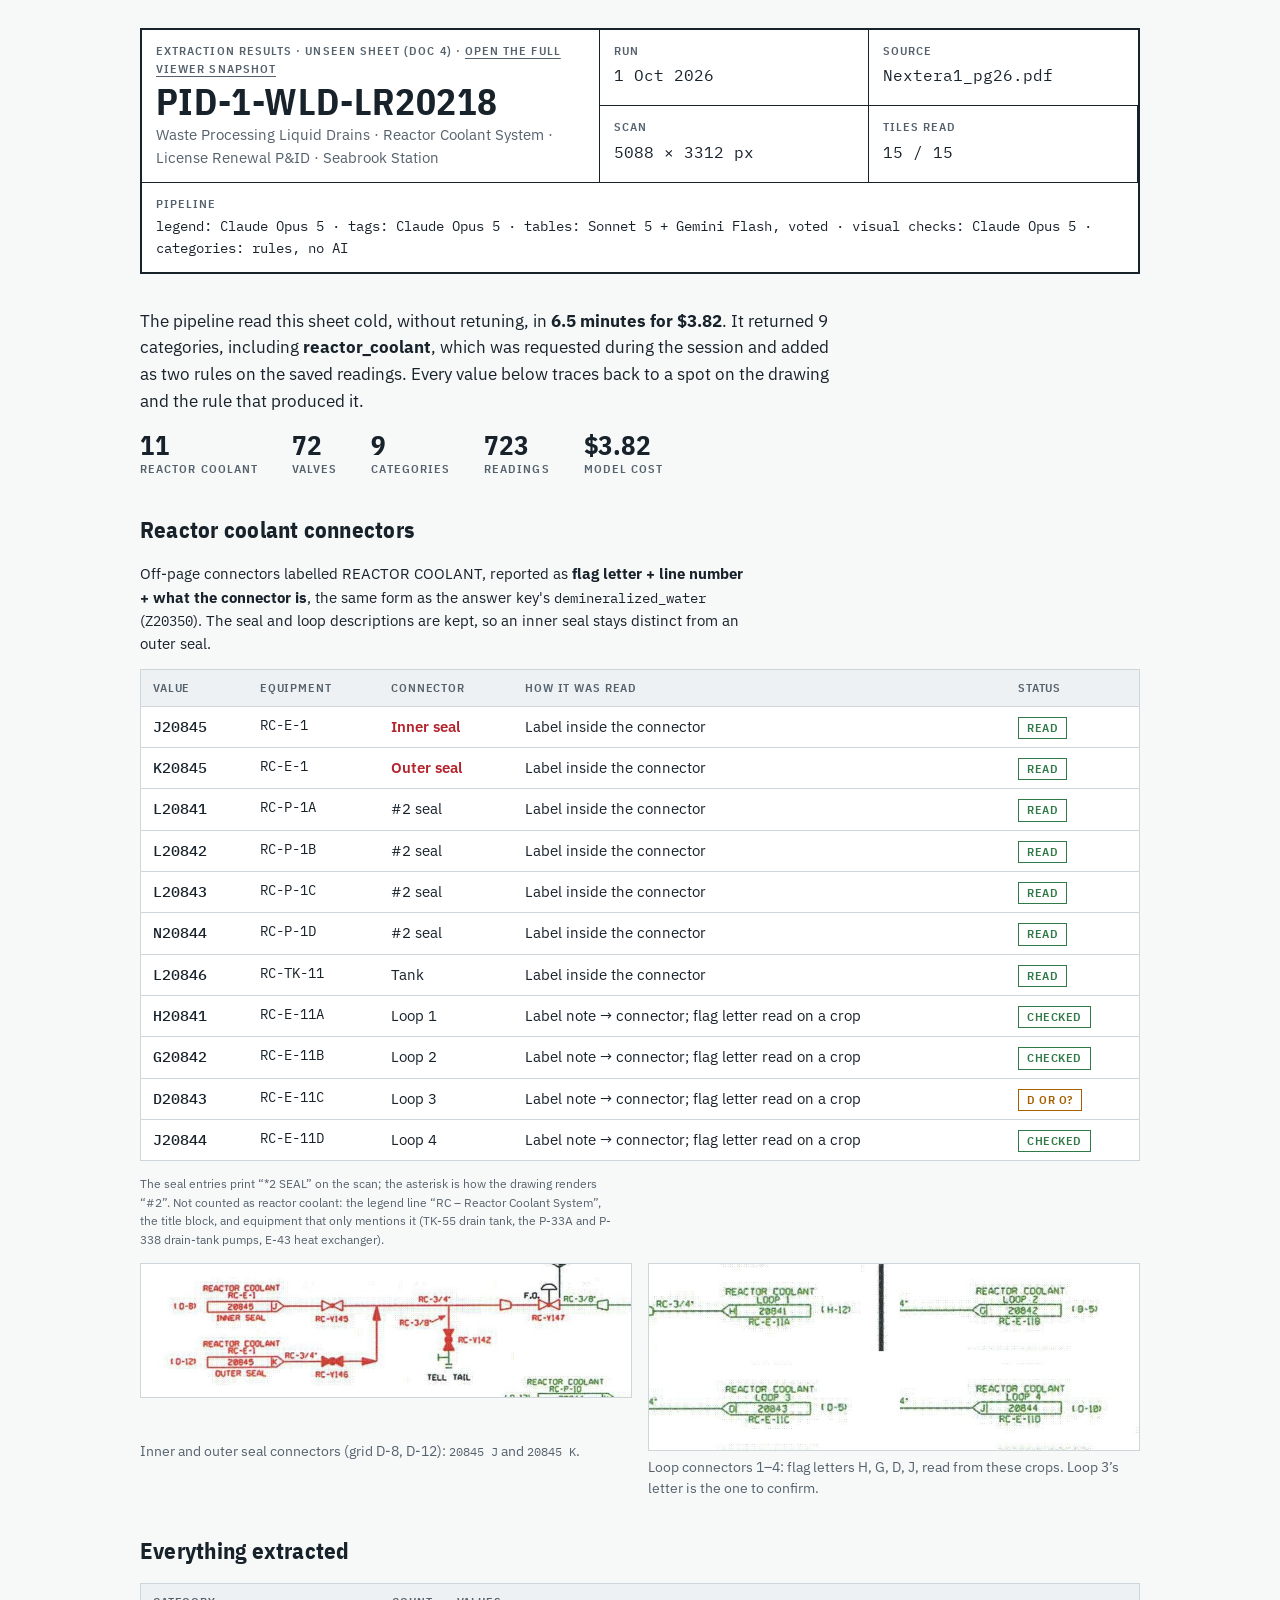
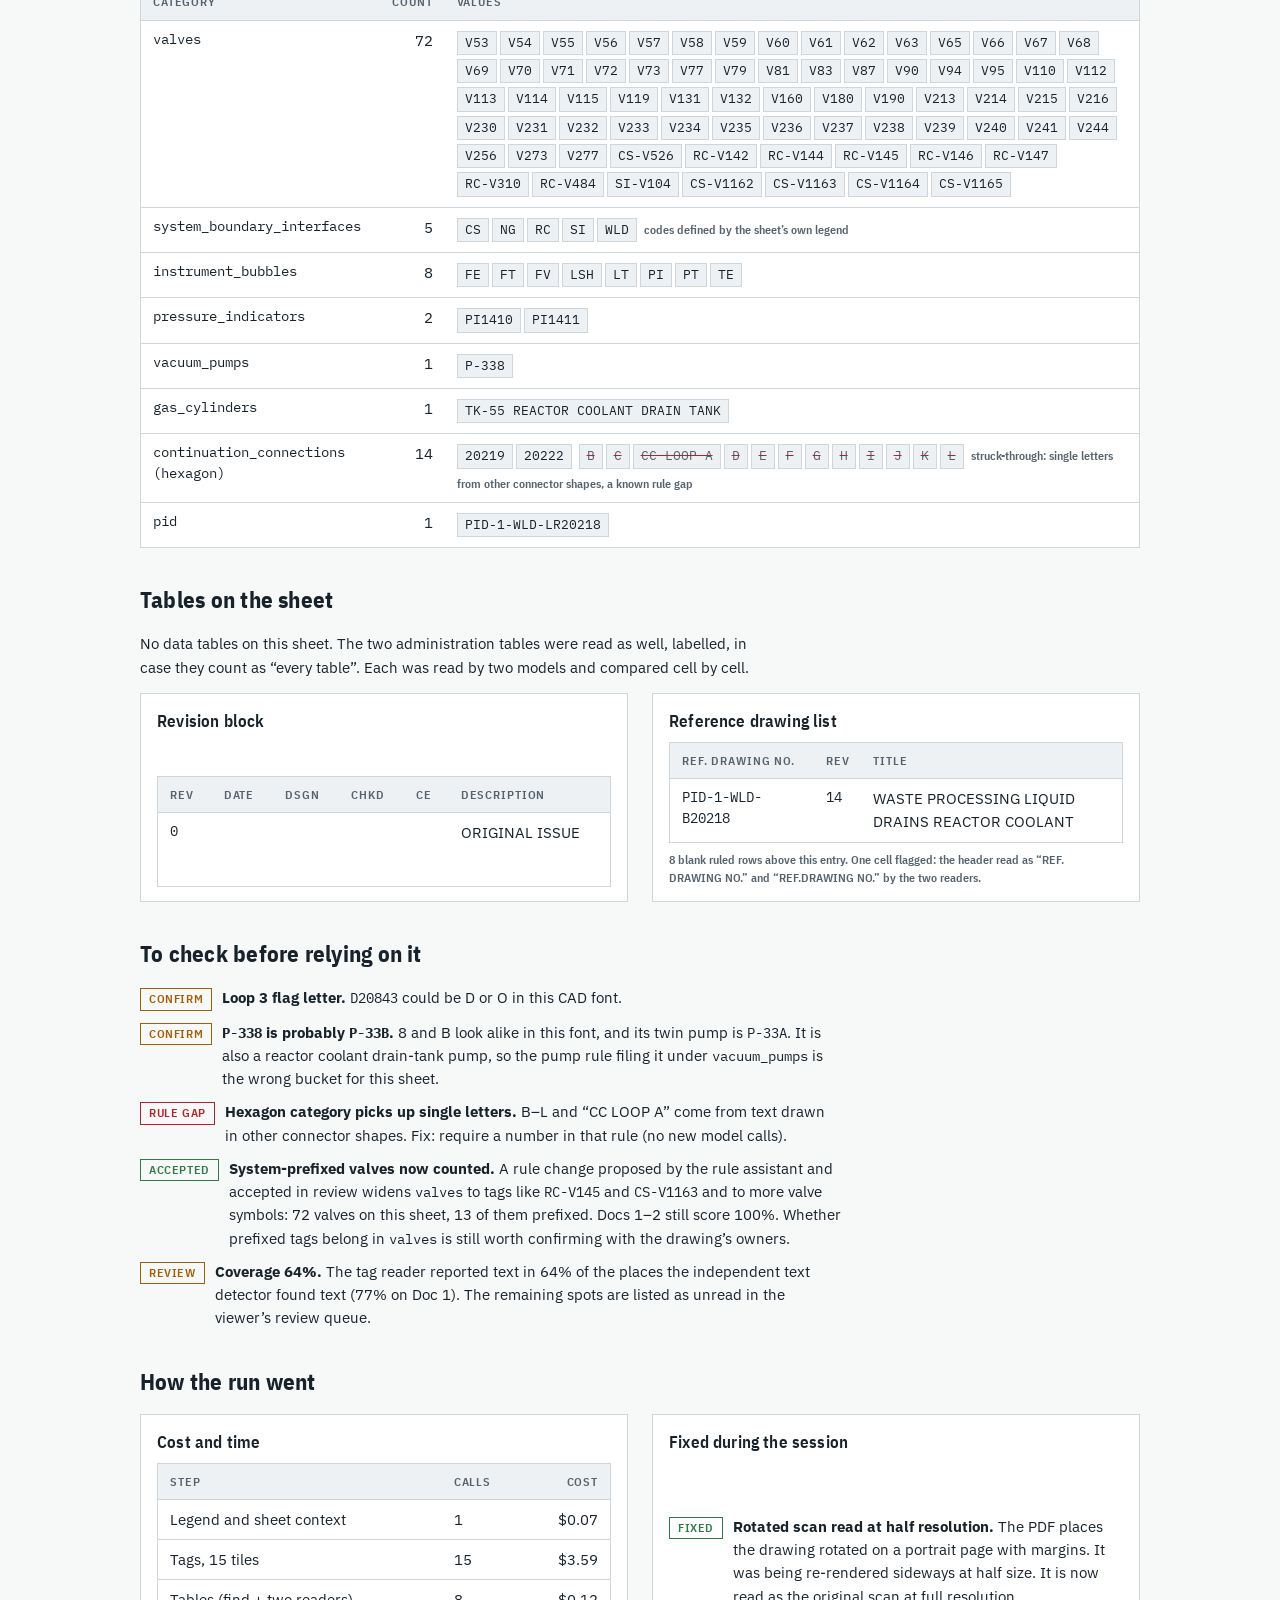
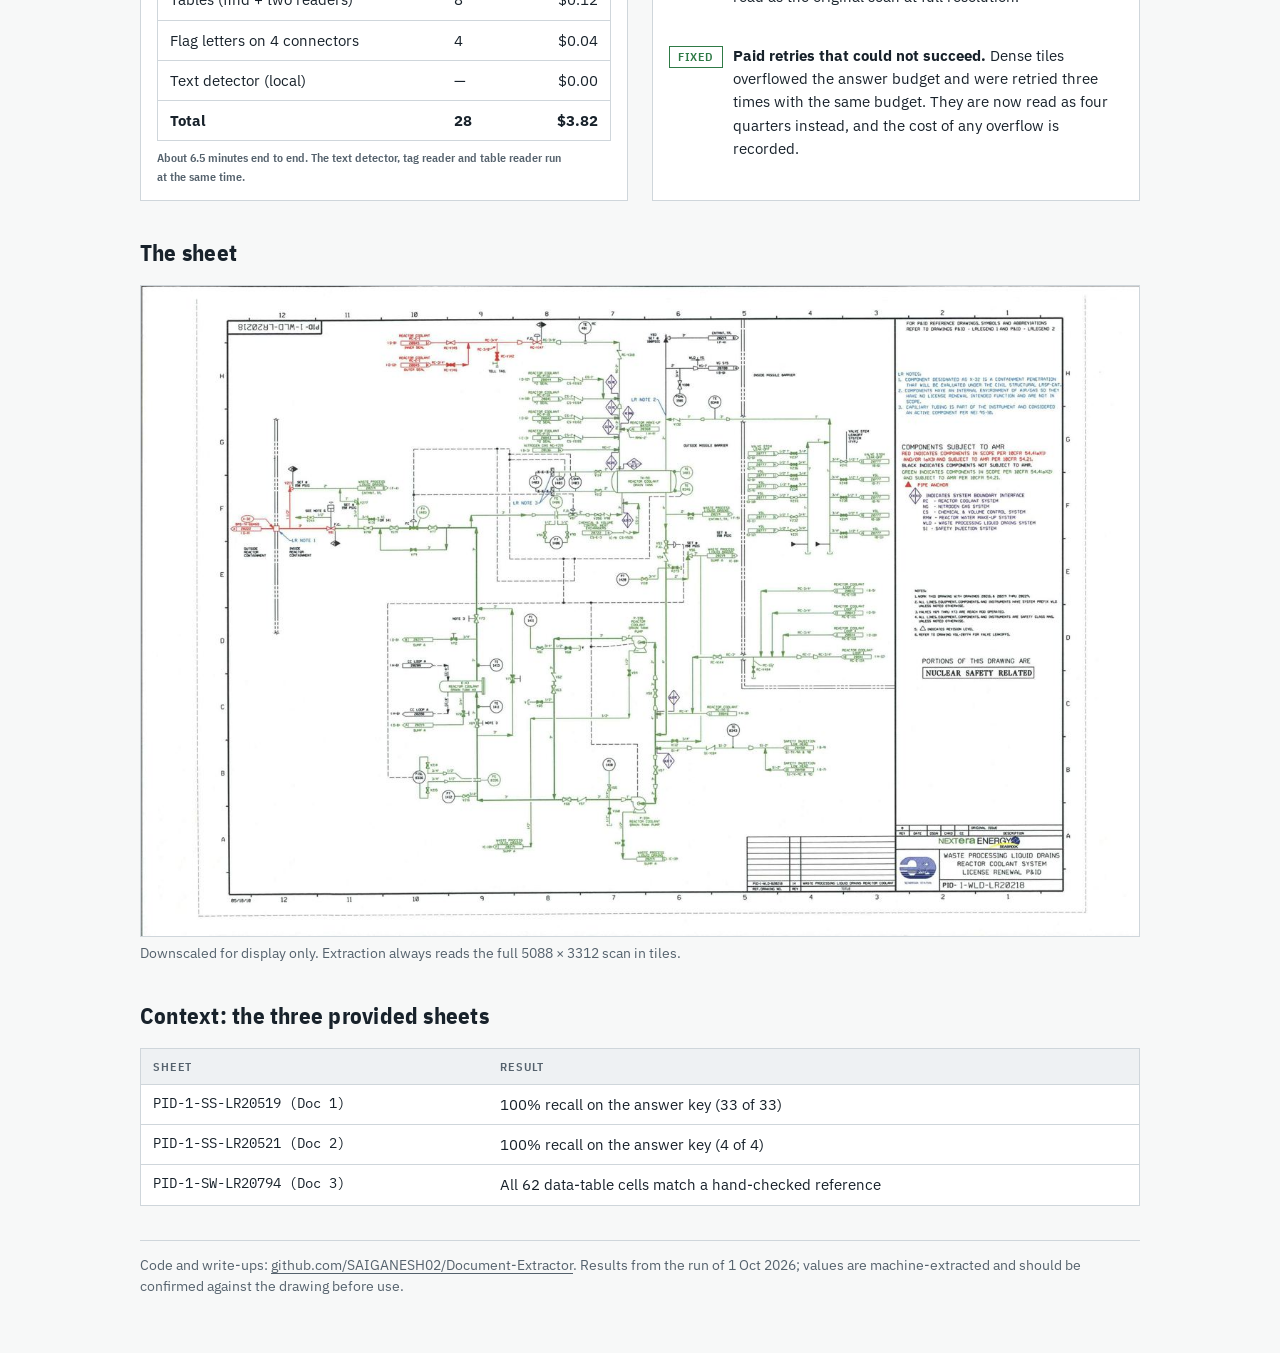
<file: exports/LR20218/summary.html>
<!doctype html>
<html lang="en">
<head>
<meta charset="utf-8">
<meta name="viewport" content="width=device-width, initial-scale=1, viewport-fit=cover">
<title>LR20218 Extraction Results</title>
<link rel="preconnect" href="https://fonts.googleapis.com">
<link rel="stylesheet" href="https://fonts.googleapis.com/css2?family=IBM+Plex+Sans+Condensed:wght@500;600;700&family=IBM+Plex+Sans:wght@400;500;600&family=IBM+Plex+Mono:wght@400;500&display=swap">
<style>
/* Layout: a drawing title block as the header, then one column of results read top to bottom,
   with the drawing's own line colours (AMR red, green) used as the only accents. */
:root {
  --paper: #f7f8f8;
  --sheet: #ffffff;
  --ink: #18222b;
  --ink-soft: #55626d;
  --rule: #cfd6db;
  --rule-strong: #18222b;
  --red: #b4232c;      /* drawing red: in AMR scope */
  --green: #2f7a46;    /* drawing green */
  --amber: #a45f00;
  --chip: #eef1f3;
  --display: "IBM Plex Sans Condensed", "Arial Narrow", Arial, sans-serif;
  --body: "IBM Plex Sans", "Segoe UI", Helvetica, Arial, sans-serif;
  --mono: "IBM Plex Mono", ui-monospace, Menlo, Consolas, monospace;
}
@media (prefers-color-scheme: dark) { :root:not([data-theme="light"]) {
  --paper: #11171c; --sheet: #182027; --ink: #e5eaee; --ink-soft: #9aa7b1; --rule: #2d3a44; --rule-strong: #c9d2d9;
  --red: #ef6b72; --green: #6cc489; --amber: #f0a64a; --chip: #222c34; color-scheme: dark } }
:root[data-theme="dark"] {
  --paper: #11171c; --sheet: #182027; --ink: #e5eaee; --ink-soft: #9aa7b1; --rule: #2d3a44; --rule-strong: #c9d2d9;
  --red: #ef6b72; --green: #6cc489; --amber: #f0a64a; --chip: #222c34; color-scheme: dark }

* { box-sizing: border-box }
body { background: var(--paper); color: var(--ink); font: 15px/1.55 var(--body); margin: 0 }
.wrap { max-width: 1040px; margin: 0 auto; padding-inline: 20px; padding-block: 28px 56px; display: grid; gap: 34px }
h1, h2, h3 { font-family: var(--display); text-wrap: balance; margin: 0; letter-spacing: .01em }
h2 { font-size: 1.45rem; font-weight: 700 }
h3 { font-size: 1.05rem; font-weight: 600 }
p { margin: 0; max-width: 68ch }
code, .mono { font-family: var(--mono); font-size: .9em }
.label { font-family: var(--display); font-size: .74rem; letter-spacing: .09em; text-transform: uppercase; color: var(--ink-soft); font-weight: 600 }
section { display: grid; gap: 14px; min-width: 0 }

/* title block */
.tb { background: var(--sheet); border: 2px solid var(--rule-strong); display: grid; grid-template-columns: 1.7fr 1fr 1fr; }
.tb > div { padding: 12px 14px; border-right: 1px solid var(--rule-strong); border-bottom: 1px solid var(--rule-strong); min-width: 0; display: grid; gap: 2px; align-content: start }
.tb > div:nth-child(3n) { border-right: 0 }
.tb .name { grid-row: span 2 }
.tb .name h1 { font-size: clamp(1.6rem, 4vw, 2.3rem); font-weight: 700; line-height: 1.1 }
.tb .name p { color: var(--ink-soft) }
.tb .v { font-family: var(--mono); font-size: 1.02rem; font-variant-numeric: tabular-nums }
.tb .last { grid-column: 1 / -1; border-bottom: 0; border-right: 0 }
@media (max-width: 720px) { .tb { grid-template-columns: 1fr 1fr } .tb .name { grid-column: 1 / -1; grid-row: auto } .tb > div:nth-child(3n) { border-right: 1px solid var(--rule-strong) } .tb > div:nth-child(2n+1):not(.name) { border-right: 0 } }

.lead { font-size: 1.08rem; max-width: 70ch }
.stats { display: flex; flex-wrap: wrap; gap: 10px 34px; font-variant-numeric: tabular-nums }
.stats div { display: grid }
.stats b { font-family: var(--display); font-size: 1.7rem; font-weight: 700; line-height: 1.15 }

/* tables */
.tw { overflow-x: auto; border: 1px solid var(--rule); background: var(--sheet) }
table { border-collapse: collapse; width: 100%; font-variant-numeric: tabular-nums }
th, td { text-align: left; padding: 8px 12px; border-bottom: 1px solid var(--rule); vertical-align: top }
th { font-family: var(--display); font-weight: 600; font-size: .78rem; letter-spacing: .07em; text-transform: uppercase; color: var(--ink-soft); background: var(--chip); white-space: nowrap }
tr:last-child td { border-bottom: 0 }
td.id { font-family: var(--mono); font-weight: 500; white-space: nowrap }
.tag { display: inline-block; font-family: var(--mono); font-size: .82rem; padding: 1px 7px; border: 1px solid var(--rule); background: var(--chip); margin: 2px 3px 2px 0; white-space: nowrap }
.tag.junk { color: var(--ink-soft); text-decoration: line-through; text-decoration-color: var(--red) }
.pill { display: inline-block; font-family: var(--display); font-size: .74rem; letter-spacing: .05em; text-transform: uppercase; font-weight: 600; padding: 1px 8px; border: 1px solid currentColor; white-space: nowrap }
.pill.ok { color: var(--green) } .pill.check { color: var(--amber) } .pill.red { color: var(--red) }
.seal { color: var(--red); font-weight: 600 }

figure { margin: 0; display: grid; gap: 6px; min-width: 0 }
figure img { display: block; width: 100%; height: auto; border: 1px solid var(--rule); background: #fff }
figcaption { font-size: .85rem; color: var(--ink-soft) }
.figs { display: grid; grid-template-columns: 1fr 1fr; gap: 16px }
@media (max-width: 720px) { .figs { grid-template-columns: 1fr } }

.list { display: grid; gap: 10px; padding: 0; margin: 0; list-style: none }
.list li { display: grid; grid-template-columns: auto 1fr; gap: 10px; align-items: baseline; min-width: 0 }
.list li p { min-width: 0 }
.cols { display: grid; grid-template-columns: 1fr 1fr; gap: 24px }
@media (max-width: 720px) { .cols { grid-template-columns: 1fr } }
.box { border: 1px solid var(--rule); background: var(--sheet); padding: 14px 16px; display: grid; gap: 8px; min-width: 0 }
footer { color: var(--ink-soft); font-size: .85rem; border-top: 1px solid var(--rule); padding-top: 14px }
a { color: inherit; text-underline-offset: 3px }
:focus-visible { outline: 2px solid var(--red); outline-offset: 2px }
</style>
</head>
<body>


<div class="wrap">

  <header class="tb" aria-label="Drawing">
    <div class="name">
      <span class="label">Extraction results · unseen sheet (Doc 4) · <a href="index.html">Open the full viewer snapshot</a></span>
      <h1>PID-1-WLD-LR20218</h1>
      <p>Waste Processing Liquid Drains · Reactor Coolant System · License Renewal P&amp;ID · Seabrook Station</p>
    </div>
    <div><span class="label">Run</span><span class="v">1 Oct 2026</span></div>
    <div><span class="label">Source</span><span class="v">Nextera1_pg26.pdf</span></div>
    <div><span class="label">Scan</span><span class="v">5088 × 3312 px</span></div>
    <div><span class="label">Tiles read</span><span class="v">15 / 15</span></div>
    <div class="last"><span class="label">Pipeline</span><span class="mono" style="font-size:.9rem">legend: Claude Opus 5 · tags: Claude Opus 5 · tables: Sonnet 5 + Gemini Flash, voted · visual checks: Claude Opus 5 · categories: rules, no AI</span></div>
  </header>

  <section>
    <p class="lead">The pipeline read this sheet cold, without retuning, in <b>6.5 minutes for $3.82</b>. It returned 9 categories, including <b>reactor_coolant</b>, which was requested during the session and added as two rules on the saved readings. Every value below traces back to a spot on the drawing and the rule that produced it.</p>
    <div class="stats" role="list">
      <div role="listitem"><b>11</b><span class="label">Reactor coolant</span></div>
      <div role="listitem"><b>72</b><span class="label">Valves</span></div>
      <div role="listitem"><b>9</b><span class="label">Categories</span></div>
      <div role="listitem"><b>723</b><span class="label">Readings</span></div>
      <div role="listitem"><b>$3.82</b><span class="label">Model cost</span></div>
    </div>
  </section>

  <section aria-labelledby="rc">
    <h2 id="rc">Reactor coolant connectors</h2>
    <p>Off-page connectors labelled REACTOR COOLANT, reported as <b>flag letter + line number + what the connector is</b>, the same form as the answer key's <code>demineralized_water</code> (<code>Z20350</code>). The seal and loop descriptions are kept, so an inner seal stays distinct from an outer seal.</p>
    <div class="tw">
      <table>
        <thead><tr><th>Value</th><th>Equipment</th><th>Connector</th><th>How it was read</th><th>Status</th></tr></thead>
        <tbody>
          <tr><td class="id">J20845</td><td class="mono">RC-E-1</td><td><span class="seal">Inner seal</span></td><td>Label inside the connector</td><td><span class="pill ok">Read</span></td></tr>
          <tr><td class="id">K20845</td><td class="mono">RC-E-1</td><td><span class="seal">Outer seal</span></td><td>Label inside the connector</td><td><span class="pill ok">Read</span></td></tr>
          <tr><td class="id">L20841</td><td class="mono">RC-P-1A</td><td>#2 seal</td><td>Label inside the connector</td><td><span class="pill ok">Read</span></td></tr>
          <tr><td class="id">L20842</td><td class="mono">RC-P-1B</td><td>#2 seal</td><td>Label inside the connector</td><td><span class="pill ok">Read</span></td></tr>
          <tr><td class="id">L20843</td><td class="mono">RC-P-1C</td><td>#2 seal</td><td>Label inside the connector</td><td><span class="pill ok">Read</span></td></tr>
          <tr><td class="id">N20844</td><td class="mono">RC-P-1D</td><td>#2 seal</td><td>Label inside the connector</td><td><span class="pill ok">Read</span></td></tr>
          <tr><td class="id">L20846</td><td class="mono">RC-TK-11</td><td>Tank</td><td>Label inside the connector</td><td><span class="pill ok">Read</span></td></tr>
          <tr><td class="id">H20841</td><td class="mono">RC-E-11A</td><td>Loop 1</td><td>Label note → connector; flag letter read on a crop</td><td><span class="pill ok">Checked</span></td></tr>
          <tr><td class="id">G20842</td><td class="mono">RC-E-11B</td><td>Loop 2</td><td>Label note → connector; flag letter read on a crop</td><td><span class="pill ok">Checked</span></td></tr>
          <tr><td class="id">D20843</td><td class="mono">RC-E-11C</td><td>Loop 3</td><td>Label note → connector; flag letter read on a crop</td><td><span class="pill check">D or O?</span></td></tr>
          <tr><td class="id">J20844</td><td class="mono">RC-E-11D</td><td>Loop 4</td><td>Label note → connector; flag letter read on a crop</td><td><span class="pill ok">Checked</span></td></tr>
        </tbody>
      </table>
    </div>
    <p class="label" style="text-transform:none;letter-spacing:0;font-family:var(--body);font-weight:400">The seal entries print “*2 SEAL” on the scan; the asterisk is how the drawing renders “#2”. Not counted as reactor coolant: the legend line “RC – Reactor Coolant System”, the title block, and equipment that only mentions it (TK-55 drain tank, the P-33A and P-338 drain-tank pumps, E-43 heat exchanger).</p>
    <div class="figs">
      <figure><img src="[data-uri]" alt="Crop of the drawing showing the inner seal connector 20845 J and the outer seal connector 20845 K on red reactor coolant lines"><figcaption>Inner and outer seal connectors (grid D-8, D-12): <code>20845 J</code> and <code>20845 K</code>.</figcaption></figure>
      <figure><img src="[data-uri]" alt="Four crops of the reactor coolant loop connectors 20841 to 20844 showing flag letters H, G, D and J"><figcaption>Loop connectors 1–4: flag letters H, G, D, J, read from these crops. Loop 3’s letter is the one to confirm.</figcaption></figure>
    </div>
  </section>

  <section aria-labelledby="all">
    <h2 id="all">Everything extracted</h2>
    <div class="tw">
      <table>
        <thead><tr><th>Category</th><th style="text-align:right">Count</th><th>Values</th></tr></thead>
        <tbody>
          <tr><td class="mono">valves</td><td style="text-align:right">72</td><td><span class="tag">V53</span><span class="tag">V54</span><span class="tag">V55</span><span class="tag">V56</span><span class="tag">V57</span><span class="tag">V58</span><span class="tag">V59</span><span class="tag">V60</span><span class="tag">V61</span><span class="tag">V62</span><span class="tag">V63</span><span class="tag">V65</span><span class="tag">V66</span><span class="tag">V67</span><span class="tag">V68</span><span class="tag">V69</span><span class="tag">V70</span><span class="tag">V71</span><span class="tag">V72</span><span class="tag">V73</span><span class="tag">V77</span><span class="tag">V79</span><span class="tag">V81</span><span class="tag">V83</span><span class="tag">V87</span><span class="tag">V90</span><span class="tag">V94</span><span class="tag">V95</span><span class="tag">V110</span><span class="tag">V112</span><span class="tag">V113</span><span class="tag">V114</span><span class="tag">V115</span><span class="tag">V119</span><span class="tag">V131</span><span class="tag">V132</span><span class="tag">V160</span><span class="tag">V180</span><span class="tag">V190</span><span class="tag">V213</span><span class="tag">V214</span><span class="tag">V215</span><span class="tag">V216</span><span class="tag">V230</span><span class="tag">V231</span><span class="tag">V232</span><span class="tag">V233</span><span class="tag">V234</span><span class="tag">V235</span><span class="tag">V236</span><span class="tag">V237</span><span class="tag">V238</span><span class="tag">V239</span><span class="tag">V240</span><span class="tag">V241</span><span class="tag">V244</span><span class="tag">V256</span><span class="tag">V273</span><span class="tag">V277</span><span class="tag">CS-V526</span><span class="tag">RC-V142</span><span class="tag">RC-V144</span><span class="tag">RC-V145</span><span class="tag">RC-V146</span><span class="tag">RC-V147</span><span class="tag">RC-V310</span><span class="tag">RC-V484</span><span class="tag">SI-V104</span><span class="tag">CS-V1162</span><span class="tag">CS-V1163</span><span class="tag">CS-V1164</span><span class="tag">CS-V1165</span></td></tr>
          <tr><td class="mono">system_boundary_interfaces</td><td style="text-align:right">5</td><td><span class="tag">CS</span><span class="tag">NG</span><span class="tag">RC</span><span class="tag">SI</span><span class="tag">WLD</span> <span class="label" style="text-transform:none;letter-spacing:0">codes defined by the sheet’s own legend</span></td></tr>
          <tr><td class="mono">instrument_bubbles</td><td style="text-align:right">8</td><td><span class="tag">FE</span><span class="tag">FT</span><span class="tag">FV</span><span class="tag">LSH</span><span class="tag">LT</span><span class="tag">PI</span><span class="tag">PT</span><span class="tag">TE</span></td></tr>
          <tr><td class="mono">pressure_indicators</td><td style="text-align:right">2</td><td><span class="tag">PI1410</span><span class="tag">PI1411</span></td></tr>
          <tr><td class="mono">vacuum_pumps</td><td style="text-align:right">1</td><td><span class="tag">P-338</span></td></tr>
          <tr><td class="mono">gas_cylinders</td><td style="text-align:right">1</td><td><span class="tag">TK-55 REACTOR COOLANT DRAIN TANK</span></td></tr>
          <tr><td class="mono">continuation_connections (hexagon)</td><td style="text-align:right">14</td><td><span class="tag">20219</span><span class="tag">20222</span> <span class="tag junk">B</span><span class="tag junk">C</span><span class="tag junk">CC LOOP A</span><span class="tag junk">D</span><span class="tag junk">E</span><span class="tag junk">F</span><span class="tag junk">G</span><span class="tag junk">H</span><span class="tag junk">I</span><span class="tag junk">J</span><span class="tag junk">K</span><span class="tag junk">L</span> <span class="label" style="text-transform:none;letter-spacing:0">struck-through: single letters from other connector shapes, a known rule gap</span></td></tr>
          <tr><td class="mono">pid</td><td style="text-align:right">1</td><td><span class="tag">PID-1-WLD-LR20218</span></td></tr>
        </tbody>
      </table>
    </div>
  </section>

  <section aria-labelledby="tables">
    <h2 id="tables">Tables on the sheet</h2>
    <p>No data tables on this sheet. The two administration tables were read as well, labelled, in case they count as “every table”. Each was read by two models and compared cell by cell.</p>
    <div class="cols">
      <div class="box"><h3>Revision block</h3>
        <div class="tw"><table><thead><tr><th>Rev</th><th>Date</th><th>Dsgn</th><th>Chkd</th><th>CE</th><th>Description</th></tr></thead>
        <tbody><tr><td class="mono">0</td><td></td><td></td><td></td><td></td><td>ORIGINAL ISSUE</td></tr></tbody></table></div></div>
      <div class="box"><h3>Reference drawing list</h3>
        <div class="tw"><table><thead><tr><th>Ref. drawing no.</th><th>Rev</th><th>Title</th></tr></thead>
        <tbody><tr><td class="mono">PID-1-WLD-B20218</td><td class="mono">14</td><td>WASTE PROCESSING LIQUID DRAINS REACTOR COOLANT</td></tr></tbody></table></div>
        <p class="label" style="text-transform:none;letter-spacing:0">8 blank ruled rows above this entry. One cell flagged: the header read as “REF. DRAWING NO.” and “REF.DRAWING NO.” by the two readers.</p></div>
    </div>
  </section>

  <section aria-labelledby="check">
    <h2 id="check">To check before relying on it</h2>
    <ul class="list">
      <li><span class="pill check">Confirm</span><p><b>Loop 3 flag letter.</b> <code>D20843</code> could be D or O in this CAD font.</p></li>
      <li><span class="pill check">Confirm</span><p><b><code>P-338</code> is probably <code>P-33B</code>.</b> 8 and B look alike in this font, and its twin pump is <code>P-33A</code>. It is also a reactor coolant drain-tank pump, so the pump rule filing it under <code>vacuum_pumps</code> is the wrong bucket for this sheet.</p></li>
      <li><span class="pill red">Rule gap</span><p><b>Hexagon category picks up single letters.</b> B–L and “CC LOOP A” come from text drawn in other connector shapes. Fix: require a number in that rule (no new model calls).</p></li>
      <li><span class="pill ok">Accepted</span><p><b>System-prefixed valves now counted.</b> A rule change proposed by the rule assistant and accepted in review widens <code>valves</code> to tags like <code>RC-V145</code> and <code>CS-V1163</code> and to more valve symbols: 72 valves on this sheet, 13 of them prefixed. Docs 1–2 still score 100%. Whether prefixed tags belong in <code>valves</code> is still worth confirming with the drawing’s owners.</p></li>
      <li><span class="pill check">Review</span><p><b>Coverage 64%.</b> The tag reader reported text in 64% of the places the independent text detector found text (77% on Doc 1). The remaining spots are listed as unread in the viewer’s review queue.</p></li>
    </ul>
  </section>

  <section aria-labelledby="run">
    <h2 id="run">How the run went</h2>
    <div class="cols">
      <div class="box">
        <h3>Cost and time</h3>
        <div class="tw"><table>
          <thead><tr><th>Step</th><th>Calls</th><th style="text-align:right">Cost</th></tr></thead>
          <tbody>
            <tr><td>Legend and sheet context</td><td>1</td><td style="text-align:right">$0.07</td></tr>
            <tr><td>Tags, 15 tiles</td><td>15</td><td style="text-align:right">$3.59</td></tr>
            <tr><td>Tables (find + two readers)</td><td>8</td><td style="text-align:right">$0.12</td></tr>
            <tr><td>Flag letters on 4 connectors</td><td>4</td><td style="text-align:right">$0.04</td></tr>
            <tr><td>Text detector (local)</td><td>—</td><td style="text-align:right">$0.00</td></tr>
            <tr><td><b>Total</b></td><td><b>28</b></td><td style="text-align:right"><b>$3.82</b></td></tr>
          </tbody></table></div>
        <p class="label" style="text-transform:none;letter-spacing:0">About 6.5 minutes end to end. The text detector, tag reader and table reader run at the same time.</p>
      </div>
      <div class="box">
        <h3>Fixed during the session</h3>
        <ul class="list">
          <li><span class="pill ok">Fixed</span><p><b>Rotated scan read at half resolution.</b> The PDF places the drawing rotated on a portrait page with margins. It was being re-rendered sideways at half size. It is now read as the original scan at full resolution.</p></li>
          <li><span class="pill ok">Fixed</span><p><b>Paid retries that could not succeed.</b> Dense tiles overflowed the answer budget and were retried three times with the same budget. They are now read as four quarters instead, and the cost of any overflow is recorded.</p></li>
        </ul>
      </div>
    </div>
  </section>

  <section aria-labelledby="sheet">
    <h2 id="sheet">The sheet</h2>
    <figure><img src="[data-uri]" alt="Downscaled view of drawing PID-1-WLD-LR20218, waste processing liquid drains reactor coolant system"><figcaption>Downscaled for display only. Extraction always reads the full 5088 × 3312 scan in tiles.</figcaption></figure>
  </section>

  <section aria-labelledby="ctx">
    <h2 id="ctx">Context: the three provided sheets</h2>
    <div class="tw"><table>
      <thead><tr><th>Sheet</th><th>Result</th></tr></thead>
      <tbody>
        <tr><td class="mono">PID-1-SS-LR20519 (Doc 1)</td><td>100% recall on the answer key (33 of 33)</td></tr>
        <tr><td class="mono">PID-1-SS-LR20521 (Doc 2)</td><td>100% recall on the answer key (4 of 4)</td></tr>
        <tr><td class="mono">PID-1-SW-LR20794 (Doc 3)</td><td>All 62 data-table cells match a hand-checked reference</td></tr>
      </tbody></table></div>
  </section>

  <footer>Code and write-ups: <a href="https://github.com/SAIGANESH02/Document-Extractor">github.com/SAIGANESH02/Document-Extractor</a>. Results from the run of 1 Oct 2026; values are machine-extracted and should be confirmed against the drawing before use.</footer>
</div>

</body>
</html>
</file>
